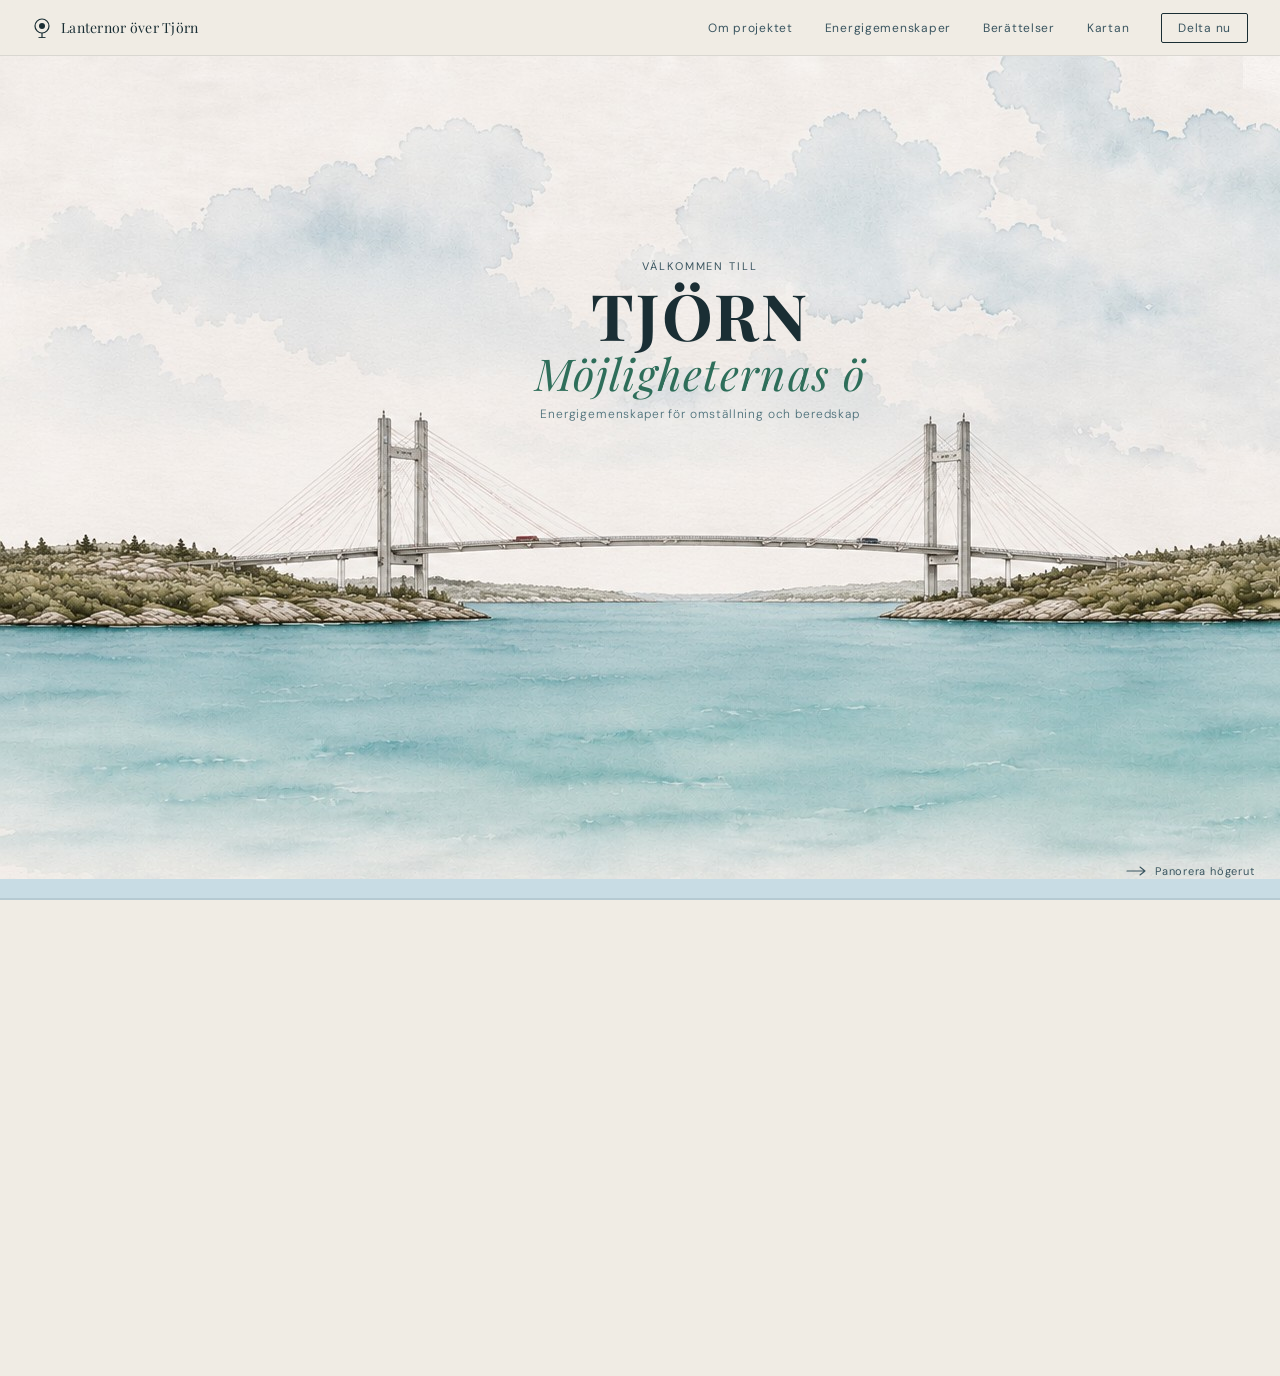
<file: index.html>
<!DOCTYPE html>
<html lang="sv">
<head>
  <meta charset="UTF-8">
  <meta name="viewport" content="width=device-width, initial-scale=1.0">
  <title>Lanternor över Tjörn</title>
  <link rel="preconnect" href="https://fonts.googleapis.com">
  <link rel="preconnect" href="https://fonts.gstatic.com" crossorigin>
  <link href="https://fonts.googleapis.com/css2?family=Playfair+Display:ital,wght@0,400;0,700;1,400&family=DM+Sans:wght@300;400;500&display=swap" rel="stylesheet">
  <style>
    *, *::before, *::after { box-sizing: border-box; margin: 0; padding: 0; }

    :root {
      --ink:   #1a2e34;
      --teal:  #2e6e5a;
      --mist:  #f0ece4;
      --sea:   #c8dce4;
      --NAV_H: 56px;

      /* Panorama dimensions — matches tiles */
      --TILE_W: 2000;
      --TILE_H: 823;
      --N_TILES: 6;

    }

    html, body { height: 100%; overflow-x: hidden; }
    body { background: var(--mist); font-family: 'DM Sans', sans-serif; color: var(--ink); }

    /* ── NAV ─────────────────────────────────────────────────── */
    #nav {
      position: fixed; top: 0; left: 0; right: 0; z-index: 200;
      height: var(--NAV_H);
      display: flex; align-items: center; justify-content: space-between;
      padding: 0 2rem;
      background: rgba(240,236,228,0.94);
      backdrop-filter: blur(8px);
      border-bottom: 1px solid rgba(26,46,52,0.1);
    }
    .logo { display: flex; align-items: center; gap: 9px; text-decoration: none; }
    .logo-text { font-family: 'Playfair Display', serif; font-size: 14px; color: var(--ink); letter-spacing: 0.02em; }
    .nav-links { display: flex; gap: 2rem; align-items: center; }
    .nav-links a { font-size: 12px; color: #3a5560; text-decoration: none; letter-spacing: 0.06em; transition: color .15s; }
    .nav-links a:hover { color: var(--ink); }
    .nav-cta {
      font-size: 12px; color: var(--ink);
      border: 1px solid var(--ink); padding: 6px 16px; border-radius: 2px;
      text-decoration: none; letter-spacing: 0.05em; transition: background .15s;
    }
    .nav-cta:hover { background: rgba(26,46,52,0.07); }
    .nav-hamburger { display: none; background: none; border: none; cursor: pointer; padding: 4px; }

    /* ── PANORAMA STAGE ──────────────────────────────────────── */
    #stage {
      position: relative;
      width: 100%;
      height: calc(100vh - var(--NAV_H));
      margin-top: var(--NAV_H);
      cursor: grab;
      user-select: none;
      background: var(--sea);
      touch-action: pan-y; /* allow vertical page scroll on touch, we handle horizontal */
    }
    #stage:focus { outline: 2px solid var(--teal); outline-offset: -2px; }
    #stage.is-dragging { cursor: grabbing; }

    /* The inner track — all three layers share this coordinate space */
    #track {
      position: absolute; top: 0; left: 0; height: 100%;
      will-change: transform;
      /* width set by JS = TILE_W * N_TILES */
    }

    /* ── LAYER 1: image tiles ────────────────────────────────── */
    #layer-tiles {
      position: absolute; top: 0; left: 0; height: 100%;
      display: flex;
    }
    .tile {
      flex-shrink: 0;
      height: 100%;
      width: 2000px; /* overridden per-tile by JS if needed */
      background: var(--sea) center/cover no-repeat;
      position: relative;
    }
    /* shimmer while loading */
    .tile.loading { background-color: var(--sea); }
    .tile.loading::after {
      content: ''; position: absolute; inset: 0;
      background: linear-gradient(90deg, transparent 0%, rgba(255,255,255,0.22) 50%, transparent 100%);
      background-size: 200% 100%;
      animation: shimmer 1.5s infinite;
    }
    @keyframes shimmer { to { background-position: -200% 0; } }

    /* ── LAYER 2: text overlays ──────────────────────────────── */
    #layer-text {
      position: absolute; top: 0; left: 0; height: 100%;
      pointer-events: none;
    }

    .txt {
      position: absolute;
      transform: translateX(-50%) translateY(14px);
      text-align: center;
      opacity: 0;
      transition: opacity 0.8s ease, transform 0.8s ease;
      pointer-events: none;
    }
    .txt.visible {
      opacity: 1;
      transform: translateX(-50%) translateY(0);
    }

    /* Main hero title */
    .txt-hero {
      line-height: 1.05;
      color: var(--ink);
    }
    .txt-hero .overline {
      display: block;
      font-size: 11px;
      letter-spacing: 0.18em;
      color: #3a5560;
      text-transform: uppercase;
      margin-bottom: 0.5rem;
      font-family: 'DM Sans', sans-serif;
      font-weight: 400;
    }
    .txt-hero .main {
      display: block;
      font-family: 'Playfair Display', serif;
      font-size: clamp(32px, 5vw, 64px);
      font-weight: 700;
      letter-spacing: 0.04em;
      color: var(--ink);
    }
    .txt-hero .sub {
      display: block;
      font-family: 'Playfair Display', serif;
      font-size: clamp(22px, 3.5vw, 44px);
      font-weight: 400;
      font-style: italic;
      letter-spacing: 0.03em;
      color: var(--teal);
      margin-top: 0.15rem;
    }
    .txt-hero .caption {
      display: block;
      font-size: 12px;
      color: #4a6e78;
      font-weight: 300;
      letter-spacing: 0.07em;
      margin-top: 0.7rem;
    }

    /* Secondary text block style */
    .txt-section {
      font-family: 'Playfair Display', serif;
      font-size: clamp(20px, 3vw, 36px);
      font-weight: 400;
      color: var(--ink);
      line-height: 1.2;
      text-shadow: 0 1px 16px rgba(240,236,228,0.8);
    }
    .txt-section em { font-style: italic; color: var(--teal); }

    .txt-section-large {
      font-family: 'Playfair Display', serif;
      font-size: clamp(60px, 3vw, 36px);
      font-weight: 800;
      color: var(--ink);
      line-height: 1.2;
      text-shadow: 0 3px 16px rgba(240,236,228,0.8);
    }

    /* ── LAYER 3: lanternor ──────────────────────────────────── */
    #layer-lanternor {
      position: absolute; top: 0; left: 0; height: 100%;
      pointer-events: none;
    }
    #pins-svg {
      position: absolute; top: 0; left: 0; width: 100%; height: 100%;
      overflow: visible;
    }

    .pin { pointer-events: all; cursor: pointer; }
    .pin .ring {
      opacity: 0;
      transition: opacity 0.2s, r 0.2s;
    }
    .pin:hover .ring { opacity: 1; }
    .pin .stem { transition: stroke-dashoffset 0.4s ease; }

    /* ── TOOLTIP ─────────────────────────────────────────────── */
    #tooltip {
      position: absolute; z-index: 100;
      pointer-events: none;
      opacity: 0; transition: opacity 0.18s ease;
    }
    #tooltip.show { opacity: 1; }
    .tt {
      background: var(--mist);
      border: 1px solid var(--ink);
      padding: 14px 18px;
      border-radius: 2px;
      min-width: 200px; max-width: 240px;
    }
    .tt-num  { font-size: 10px; letter-spacing: 0.12em; color: var(--teal); text-transform: uppercase; margin-bottom: 3px; }
    .tt-name { font-family: 'Playfair Display', serif; font-size: 17px; color: var(--ink); margin-bottom: 5px; line-height: 1.2; }
    .tt-desc { font-size: 12px; line-height: 1.65; color: #3a5560; font-weight: 300; }
    .tt-pills { display: flex; flex-wrap: wrap; gap: 4px; margin-top: 8px; }
    .tt-pill  { font-size: 10px; color: #1a3830; background: #b8d9ce; padding: 2px 8px; border-radius: 1px; letter-spacing: 0.03em; }

    /* ── SCROLL HINT ─────────────────────────────────────────── */
    #hint {
      position: absolute; bottom: 1.4rem; right: 1.6rem;
      display: flex; align-items: center; gap: 7px;
      font-size: 11px; letter-spacing: 0.07em; color: #3a5560;
      pointer-events: none;
      transition: opacity 0.6s;
    }
    #hint.hidden { opacity: 0; }

    /* progress bar */
    #progress-bar {
      position: absolute; bottom: 0; left: 0; right: 0;
      height: 2px; background: rgba(26,46,52,0.1);
    }
    #progress-fill {
      height: 100%; width: 0%;
      background: var(--teal);
      transition: width 0.1s linear;
    }

    /* ── BELOW SECTION ───────────────────────────────────────── */
    #below {
      max-width: 920px; margin: 0 auto;
      padding: 4rem 2rem 3rem;
      display: grid; grid-template-columns: repeat(3, 1fr); gap: 2.5rem;
    }
    .card { border-top: 1px solid rgba(26,46,52,0.2); padding-top: 1.2rem; }
    .card-num   { font-size: 11px; letter-spacing: 0.1em; color: var(--teal); margin-bottom: 0.5rem; }
    .card-title { font-family: 'Playfair Display', serif; font-size: 20px; margin-bottom: 0.6rem; }
    .card-body  { font-size: 13px; line-height: 1.75; color: #3a5560; font-weight: 300; }

    /* ── CTA STRIP ───────────────────────────────────────────── */
    #cta-strip {
      border-top: 1px solid rgba(26,46,52,0.12);
      padding: 3rem 2rem;
      display: flex; gap: 1.5rem; justify-content: center; flex-wrap: wrap;
    }
    .cta-btn {
      display: inline-block; padding: 13px 28px;
      font-size: 13px; letter-spacing: 0.05em;
      border-radius: 2px; text-decoration: none; transition: background .15s;
    }
    .cta-primary   { background: var(--ink); color: var(--mist); }
    .cta-primary:hover { background: #2a4550; }
    .cta-secondary { border: 1px solid var(--ink); color: var(--ink); }
    .cta-secondary:hover { background: rgba(26,46,52,0.06); }

    /* ── FOOTER ──────────────────────────────────────────────── */
    footer {
      background: var(--ink); color: rgba(240,236,228,0.55);
      padding: 1.2rem 2rem;
      font-size: 11px; letter-spacing: 0.05em;
      display: flex; justify-content: space-between; align-items: center; flex-wrap: wrap; gap: 0.5rem;
    }
    footer a { color: #7ecbb8; text-decoration: none; }

    /* ── MOBILE ──────────────────────────────────────────────── */
    @media (max-width: 640px) {
      .nav-links { display: none; }
      .nav-hamburger { display: block; }
#below { grid-template-columns: 1fr; gap: 1.8rem; padding: 2.5rem 1.2rem; }
    }
  </style>
</head>
<body>

<!-- ══ NAV ════════════════════════════════════════════════════════ -->
<nav id="nav" aria-label="Huvudnavigation">
  <a class="logo" href="/">
    <svg width="20" height="22" viewBox="0 0 20 22" fill="none" aria-hidden="true">
      <circle cx="10" cy="9" r="7" stroke="#1a2e34" stroke-width="1.2"/>
      <circle cx="10" cy="9" r="3" fill="#1a2e34"/>
      <line x1="10" y1="16" x2="10" y2="21" stroke="#1a2e34" stroke-width="1.2"/>
      <line x1="6.5" y1="20.5" x2="13.5" y2="20.5" stroke="#1a2e34" stroke-width="0.9"/>
    </svg>
    <span class="logo-text">Lanternor över Tjörn</span>
  </a>
  <div class="nav-links">
    <a href="bakgrund.html">Om projektet</a>
    <a href="energigemenskaper.html">Energigemenskaper</a>
    <a href="berattelser.html">Berättelser</a>
    <a href="karta.html">Kartan</a>
    <a class="nav-cta" href="delta.html">Delta nu</a>
  </div>
  <button class="nav-hamburger" aria-label="Öppna meny" onclick="document.querySelector('.nav-links').style.display='flex'; this.style.display='none'">
    <svg width="20" height="14" viewBox="0 0 20 14" fill="none">
      <line x1="0" y1="1" x2="20" y2="1" stroke="#1a2e34" stroke-width="1.5"/>
      <line x1="0" y1="7" x2="20" y2="7" stroke="#1a2e34" stroke-width="1.5"/>
      <line x1="0" y1="13" x2="20" y2="13" stroke="#1a2e34" stroke-width="1.5"/>
    </svg>
  </button>
</nav>

<!-- ══ PANORAMA STAGE ══════════════════════════════════════════════ -->
<div id="stage" tabindex="0" role="img" aria-label="Panoramabild av Tjörns kustlinje — panorera högerut för att utforska ön">

  <div id="track">

    <!-- LAYER 1: tiles (filled by JS) -->
    <div id="layer-tiles"></div>

    <!-- LAYER 2: text overlays
         data-x  = left edge position in full panorama px
         data-y  = top position in panorama px (at native 823px height)
         data-trigger = panorama px offset at which block fades in
         data-hide    = panorama px offset at which block fades out (optional)
    -->
    <div id="layer-text">

      <!-- Hero: appears right at the start, centered over Tjörnbron (del1, ~x=1000) -->
      <div class="txt txt-hero"
           data-x="700"
           data-y="200"
           data-trigger="0"
           data-hide="2400">
        <span class="overline">Välkommen till</span>
        <span class="main">TJÖRN</span>
        <span class="sub">Möjligheternas ö</span>
        <span class="caption">Energigemenskaper för omställning och beredskap</span>
      </div>


  <!-- Appears soon after bridge (byn vid kusten, x≈4000–6000) -->
      <div class="txt txt-section"
           data-x="2500"
           data-y="260"
           data-trigger="3200"
           data-hide="6800">
        Energiförsörjningen är en <br><em>gemensam angelägenhet</em>
      </div>

  <div class="txt txt-section"
           data-x="3000"
           data-y="290"
           data-trigger="3200"
           data-hide="6800">
        Som handlar om både <br><em>ekonomi <br>hållbarhet <br>och beredskap</em>
      </div>

   <div class="txt txt-section"
           data-x="4000"
           data-y="200"
           data-trigger="3200"
           data-hide="6800">
        Vi kan lösa den <br><em>tillsammans</em>
      </div>

   <div class="txt txt-section"
           data-x="4500"
           data-y="360"
           data-trigger="3200"
           data-hide="6800">
        Samtidigt som vi bygger <br><em>ett utspritt konstverk</em>
      </div>

   <div class="txt txt-section"
           data-x="5400"
           data-y="220"
           data-trigger="3200"
           data-hide="6800">
        Det är detta vi kallar
      </div>

   <div class="txt txt-section-large"
           data-x="5400"
           data-y="320"
           data-trigger="3200"
           data-hide="6800">
        <em>LANTERNOR ÖVER TJÖRN</em>
      </div>


      <!-- Appears over del5 (jordbruk, x≈8000–10000) -->
      <div class="txt txt-section"
           data-x="6500"
           data-y="90"
           data-trigger="7200"
           data-hide="10800">
        Följ med på en tur runt vår ö<br><em>så berättar vi mer om idén</em>
      </div>

      <!-- Appears over del6 (Skärhamn, x≈10000–12000) -->
      <div class="txt txt-section"
           data-x="11000"
           data-y="80"
           data-trigger="9400"
           data-hide="12200">
        En lanterna<br><em>nära dig</em>
      </div>

    </div>

    <!-- LAYER 3: lanternor
         Position these once you know where they fit in the illustration.
         data-x / data-y use full-panorama pixel coordinates.
         Tip: open the stitched panorama in Photoshop/Figma, note pixel x-position
         of the landmark, then set data-x to that value and data-y to ~550–650
         (just above the waterline).
    -->
    <div id="layer-lanternor">
      <svg id="pins-svg" xmlns="http://www.w3.org/2000/svg" aria-hidden="true">

        <!-- Lanterna Säby — placeholder x: roughly middle of del2 (skärgård) -->
        <g class="pin"
           data-x="3200" data-y="560"
           data-num="Lanterna 01"
           data-name="Lanterna Säby"
           data-desc="Den första lanternan. Solceller, skulptur och laddstation, byggd av deltagarna i Vi bygger tillsammans VT 2025."
           data-pills="Laddstation,Skulptur,Solceller,Säby">
          <line class="stem" x1="0" y1="0" x2="0" y2="-42" stroke="#1a2e34" stroke-width="1.2"/>
          <circle class="ring" cx="0" cy="-42" r="18" fill="rgba(46,110,90,0.15)" stroke="#2e6e5a" stroke-width="0.8"/>
          <!-- icon: circle (energihubb) -->
          <circle cx="0" cy="-42" r="10" fill="#f0ece4" stroke="#1a2e34" stroke-width="1.2"/>
          <circle cx="0" cy="-42" r="3.5" fill="#1a2e34"/>
        </g>

        <!-- Lanterna Egnahem — del3 area -->
        <g class="pin"
           data-x="5400" data-y="540"
           data-num="Lanterna 02"
           data-name="Lanterna Egnahem"
           data-desc="Energitrygghetspunkt i Svanvik. Solceller, batterilagring och mötesplats för gemensam beredskap och vardag."
           data-pills="Energitrygghet,Batterilagring,Svanvik">
          <line class="stem" x1="0" y1="0" x2="0" y2="-42" stroke="#1a2e34" stroke-width="1.2"/>
          <circle class="ring" cx="0" cy="-42" r="18" fill="rgba(46,110,90,0.15)" stroke="#2e6e5a" stroke-width="0.8"/>
          <!-- icon: square (mötesplats) -->
          <rect x="-10" y="-54" width="20" height="20" rx="2" fill="#f0ece4" stroke="#1a2e34" stroke-width="1.2"/>
          <rect x="-4"  y="-48" width="8"  height="8"  rx="1" fill="#1a2e34"/>
        </g>

        <!-- Skärhamns lanterna — del6 (Skärhamn) -->
        <g class="pin"
           data-x="10800" data-y="520"
           data-num="Lanterna 03"
           data-name="Skärhamns lanterna"
           data-desc="Skulptur, servicepunkt och turistinfo i Skärhamns centrum. Bro mellan lokalbefolkning och besökare."
           data-pills="Servicepunkt,Kultur,Skärhamn">
          <line class="stem" x1="0" y1="0" x2="0" y2="-42" stroke="#1a2e34" stroke-width="1.2"/>
          <circle class="ring" cx="0" cy="-42" r="18" fill="rgba(46,110,90,0.15)" stroke="#2e6e5a" stroke-width="0.8"/>
          <!-- icon: triangle (skulptur) -->
          <polygon points="0,-58 11,-40 -11,-40" fill="#f0ece4" stroke="#1a2e34" stroke-width="1.2"/>
          <circle cx="0" cy="-48" r="3" fill="#1a2e34"/>
        </g>

        <!-- Rönnängs lanterna — between del4 and del5 -->
        <g class="pin"
           data-x="7800" data-y="555"
           data-num="Lanterna 04"
           data-name="Rönnängs lanterna"
           data-desc="En rastplats vid havet. Vandrare, cyklister och grannar möts under solpaneler. Gemensam laddning och vila."
           data-pills="Rastplats,Laddning,Rönnäng">
          <line class="stem" x1="0" y1="0" x2="0" y2="-42" stroke="#1a2e34" stroke-width="1.2"/>
          <circle class="ring" cx="0" cy="-42" r="18" fill="rgba(46,110,90,0.15)" stroke="#2e6e5a" stroke-width="0.8"/>
          <!-- icon: lantern arch (rastplats) -->
          <path d="M-9,-54 L-9,-38 L9,-38 L9,-54 Q0,-63 -9,-54Z" fill="#f0ece4" stroke="#1a2e34" stroke-width="1.2"/>
          <circle cx="0" cy="-47" r="3" fill="#1a2e34"/>
        </g>

      </svg>
    </div>

  </div><!-- /track -->

  <!-- Tooltip (outside track — stays in screen coords) -->
  <div id="tooltip">
    <div class="tt">
      <div class="tt-num"  id="tt-num"></div>
      <div class="tt-name" id="tt-name"></div>
      <div class="tt-desc" id="tt-desc"></div>
      <div class="tt-pills" id="tt-pills"></div>
    </div>
  </div>

  <!-- Scroll hint -->
  <div id="hint" aria-hidden="true">
    <svg width="22" height="10" viewBox="0 0 22 10" fill="none">
      <path d="M1 5 L19 5 M14 1 L19 5 L14 9" stroke="#3a5560" stroke-width="1.1" stroke-linecap="round" stroke-linejoin="round"/>
    </svg>
    Panorera högerut
  </div>

  <!-- Progress bar -->
  <div id="progress-bar" aria-hidden="true">
    <div id="progress-fill"></div>
  </div>

</div><!-- /stage -->

<!-- ══ BELOW ════════════════════════════════════════════════════════ -->
<section id="below" aria-label="Projektets tre dimensioner">
  <div class="card">
    <div class="card-num">01 — Konst</div>
    <h2 class="card-title">Skulpturer i landskapet</h2>
    <p class="card-body">Varje lanterna är ett unikt konstverk av Johan Bloom — en skulptur som berikar Tjörns landskap och samlar människor kring sig.</p>
  </div>
  <div class="card">
    <div class="card-num">02 — Energi</div>
    <h2 class="card-title">Lokal energitrygghet</h2>
    <p class="card-body">Solceller och batterier ger beredskap oavsett om strömmen går. Laddning för cyklar, fordon och enheter — alltid tillgänglig.</p>
  </div>
  <div class="card">
    <div class="card-num">03 — Gemenskap</div>
    <h2 class="card-title">Tillsammansbyggt</h2>
    <p class="card-body">En lokal förening äger sin lanterna. Ni bestämmer inriktningen — rastplats, odling, kultur eller laddpunkt. Vi hjälper er dit.</p>
  </div>
</section>

<div id="cta-strip">
  <a class="cta-btn cta-primary"  href="karta.html">Hitta en lanterna på kartan</a>
  <a class="cta-btn cta-secondary" href="delta.html">Starta en ny lanterna</a>
</div>

<footer>
  <span>Lanternor över Tjörn &nbsp;·&nbsp; Egnahemsfabriken Tjörn &nbsp;·&nbsp; Finansierat av Energimyndigheten</span>
  <a href="mailto:erik@egnahemsfabriken.se">erik@egnahemsfabriken.se</a>
</footer>

<!-- ══ SCRIPT ═══════════════════════════════════════════════════════ -->
<script>
/* ─────────────────────────────────────────────────────────────────
   CONFIG — uppdatera när du lägger till fler tiles
   ───────────────────────────────────────────────────────────────── */
const CFG = {
  tileW:     2000,          // px bredd per tile (alla dina är 2000)
  tileH:     823,           // px höjd per tile
  nTiles:    6,             // antal tiles just nu
  tilePath:  i => `images/tile0${i}.jpg`, // tile01.jpg … tile06.jpg
  lazyMargin: 1200,         // hur många px i förväg en tile laddas
};

const TOTAL_W = CFG.tileW * CFG.nTiles; // 12 000 px

/* ─── BUILD TILE ELEMENTS ──────────────────────────────────────── */
const layerTiles = document.getElementById('layer-tiles');
const tileEls = [];

for (let i = 1; i <= CFG.nTiles; i++) {
  const d = document.createElement('div');
  d.className = 'tile loading';
  d.style.width  = CFG.tileW + 'px';
  d.style.height = CFG.tileH + 'px';
  d.dataset.i      = i;
  d.dataset.loaded = 'false';
  layerTiles.appendChild(d);
  tileEls.push(d);
}

function loadTile(el) {
  if (el.dataset.loaded !== 'false') return;
  el.dataset.loaded = 'pending';
  const i   = parseInt(el.dataset.i);
  const img = new Image();
  img.onload = () => {
    el.style.backgroundImage = `url(${CFG.tilePath(i)})`;
    el.classList.remove('loading');
    el.dataset.loaded = 'done';
  };
  img.onerror = () => { el.dataset.loaded = 'error'; };
  img.src = CFG.tilePath(i);
}

function lazyCheck(offset) {
  const vw = stage.offsetWidth;
  tileEls.forEach((el, idx) => {
    const left  = idx * CFG.tileW;
    const right = left + CFG.tileW;
    if (right  > offset - CFG.lazyMargin &&
        left   < offset + vw + CFG.lazyMargin) {
      loadTile(el);
    }
  });
}

/* ─── LAYER WIDTHS ─────────────────────────────────────────────── */
const track         = document.getElementById('track');
const layerText     = document.getElementById('layer-text');
const layerLanternor = document.getElementById('layer-lanternor');
track.style.width        = TOTAL_W + 'px';
layerText.style.width    = TOTAL_W + 'px';
layerLanternor.style.width = TOTAL_W + 'px';

/* ─── TEXT BLOCKS ──────────────────────────────────────────────── */
const txtBlocks = Array.from(document.querySelectorAll('.txt'));

txtBlocks.forEach(el => {
  // Scale y coordinate from native 823px height to current stage height
  const nativeX = parseFloat(el.dataset.x) || 0;
  const nativeY = parseFloat(el.dataset.y) || 0;
  el.style.left = nativeX + 'px';
  // y will be set dynamically on resize too
  el._nativeY = nativeY;
  el._trigger = parseFloat(el.dataset.trigger) || 0;
  el._hide    = parseFloat(el.dataset.hide)    || Infinity;
});

function scaleY(nativeY) {
  return nativeY * (stage.offsetHeight / CFG.tileH);
}

function positionTextBlocks() {
  txtBlocks.forEach(el => {
    el.style.top = scaleY(el._nativeY) + 'px';
  });
}

function updateText(offset) {
  const vw = stage.offsetWidth;
  txtBlocks.forEach(el => {
    const visible = offset + vw > el._trigger && offset < el._hide;
    el.classList.toggle('visible', visible);
  });
}

/* ─── PIN LAYER ────────────────────────────────────────────────── */
const pinsSvg = document.getElementById('pins-svg');
const pins    = Array.from(document.querySelectorAll('.pin'));

function scalePins() {
  // The SVG covers the full TOTAL_W × stage height.
  // Pins use native panorama x and native-height y.
  // We scale y to match stage height.
  const sh = stage.offsetHeight;
  const yScale = sh / CFG.tileH;
  pins.forEach(p => {
    const px = parseFloat(p.dataset.x);
    const py = parseFloat(p.dataset.y) * yScale;
    p.setAttribute('transform', `translate(${px}, ${py})`);
  });
  // SVG viewBox matches actual dimensions
  pinsSvg.setAttribute('viewBox', `0 0 ${TOTAL_W} ${stage.offsetHeight}`);
}

/* ─── TOOLTIP ──────────────────────────────────────────────────── */
const stage   = document.getElementById('stage');
const tooltip = document.getElementById('tooltip');

function showTT(pin, offset) {
  document.getElementById('tt-num').textContent  = pin.dataset.num  || '';
  document.getElementById('tt-name').textContent = pin.dataset.name || '';
  document.getElementById('tt-desc').textContent = pin.dataset.desc || '';
  const pills = (pin.dataset.pills || '').split(',').filter(Boolean);
  document.getElementById('tt-pills').innerHTML =
    pills.map(p => `<span class="tt-pill">${p.trim()}</span>`).join('');

  const px  = parseFloat(pin.dataset.x);
  const pyN = parseFloat(pin.dataset.y);
  const py  = pyN * (stage.offsetHeight / CFG.tileH) - 42;
  const sx  = px - offset;
  const stW = stage.offsetWidth;
  const ttW = 248;
  const left = (sx + 18 + ttW > stW) ? sx - ttW - 18 : sx + 18;
  tooltip.style.left = Math.max(4, Math.min(stW - ttW - 4, left)) + 'px';
  tooltip.style.top  = Math.max(8, py - 70) + 'px';
  tooltip.classList.add('show');
}
function hideTT() { tooltip.classList.remove('show'); }

pins.forEach(p => {
  p.addEventListener('mouseenter', () => showTT(p, currentOffset));
  p.addEventListener('mouseleave', hideTT);
  p.addEventListener('click', () => {
    window.location.href = `karta.html`;
  });
  // touch tap
  p.addEventListener('touchend', e => {
    e.preventDefault();
    showTT(p, currentOffset);
    setTimeout(hideTT, 3000);
  });
});

/* ─── PROGRESS BAR ─────────────────────────────────────────────── */
const progressFill = document.getElementById('progress-fill');
function updateProgress(offset) {
  const pct = TOTAL_W > stage.offsetWidth
    ? (offset / (TOTAL_W - stage.offsetWidth)) * 100
    : 0;
  progressFill.style.width = pct + '%';
}

/* ─── PANNING med momentum/inertia ────────────────────────────── */
let currentOffset = 0;
let rafId         = null;
let dragging      = false;
let dragStartX    = 0;
let dragStartOff  = 0;

/* Momentum — spårar hastighet för att glida ut mjukt vid release */
let velocity      = 0;       // px/frame
let lastDragX     = 0;
let lastDragT     = 0;
const FRICTION    = 0.97;    // hur snabbt farten avtar (0.9=snabbt, 0.96=långsamt)
const MIN_VEL     = 0.05;     // hastighet under vilken vi stannar

const hint = document.getElementById('hint');

function maxOffset() { return Math.max(0, TOTAL_W - stage.offsetWidth); }

function applyOffset(o) {
  currentOffset = Math.max(0, Math.min(maxOffset(), o));
  track.style.transform = `translateX(${-currentOffset}px)`;
  lazyCheck(currentOffset);
  updateText(currentOffset);
  updateProgress(currentOffset);
  if (currentOffset > 100) hint.classList.add('hidden');
  if (tooltip.classList.contains('show')) {
    const active = pins.find(p => p.matches(':hover'));
    if (active) showTT(active, currentOffset);
  }
}

function momentumLoop() {
  velocity *= FRICTION;
  if (Math.abs(velocity) < MIN_VEL) {
    velocity = 0;
    rafId = null;
    return;
  }
  applyOffset(currentOffset + velocity);
  /* Studsa mot kanterna */
  if (currentOffset <= 0 || currentOffset >= maxOffset()) velocity = 0;
  rafId = requestAnimationFrame(momentumLoop);
}

function startMomentum() {
  if (rafId) cancelAnimationFrame(rafId);
  rafId = requestAnimationFrame(momentumLoop);
}

/* Wheel / trackpad — mjuk inertia via lerp mot rullande target */
let wheelTarget = 0;
function wheelLoop() {
  const dist = wheelTarget - currentOffset;
  if (Math.abs(dist) < 0.4) {
    applyOffset(wheelTarget);
    rafId = null;
    return;
  }
  applyOffset(currentOffset + dist * 0.04);
  rafId = requestAnimationFrame(wheelLoop);
}

stage.addEventListener('wheel', e => {
  e.preventDefault();
  wheelTarget = Math.max(0, Math.min(maxOffset(),
    (rafId ? wheelTarget : currentOffset) + e.deltaX + e.deltaY * 0.8));
  if (rafId) cancelAnimationFrame(rafId);
  rafId = requestAnimationFrame(wheelLoop);
}, { passive: false });

/* Mouse drag */
stage.addEventListener('mousedown', e => {
  dragging     = true;
  dragStartX   = e.clientX;
  dragStartOff = currentOffset;
  lastDragX    = e.clientX;
  lastDragT    = performance.now();
  velocity     = 0;
  if (rafId) { cancelAnimationFrame(rafId); rafId = null; }
  stage.classList.add('is-dragging');
});
window.addEventListener('mousemove', e => {
  if (!dragging) return;
  const now = performance.now();
  const dt  = Math.max(1, now - lastDragT);
  velocity  = (lastDragX - e.clientX) / dt * 16; /* px per frame @60fps */
  lastDragX = e.clientX;
  lastDragT = now;
  applyOffset(dragStartOff + (dragStartX - e.clientX));
});
window.addEventListener('mouseup', () => {
  if (!dragging) return;
  dragging = false;
  stage.classList.remove('is-dragging');
  startMomentum();
});

/* Touch */
let touchX = 0, touchOff = 0, lastTouchX = 0, lastTouchT = 0;
stage.addEventListener('touchstart', e => {
  touchX      = e.touches[0].clientX;
  touchOff    = currentOffset;
  lastTouchX  = touchX;
  lastTouchT  = performance.now();
  velocity    = 0;
  if (rafId) { cancelAnimationFrame(rafId); rafId = null; }
}, { passive: true });
stage.addEventListener('touchmove', e => {
  const now = performance.now();
  const cx  = e.touches[0].clientX;
  const dt  = Math.max(1, now - lastTouchT);
  velocity  = (lastTouchX - cx) / dt * 16;
  lastTouchX = cx;
  lastTouchT = now;
  applyOffset(touchOff + (touchX - cx));
}, { passive: true });
stage.addEventListener('touchend', () => {
  startMomentum();
});

/* Keyboard */
stage.addEventListener('keydown', e => {
  const step = 400;
  if (e.key === 'ArrowRight') { velocity = 8;  startMomentum(); }
  if (e.key === 'ArrowLeft')  { velocity = -8; startMomentum(); }
});

/* ─── RESIZE ───────────────────────────────────────────────────── */
function onResize() {
  positionTextBlocks();
  scalePins();
  applyOffset(currentOffset);
}
window.addEventListener('resize', onResize);

/* ─── INIT ─────────────────────────────────────────────────────── */
positionTextBlocks();
scalePins();
lazyCheck(0);
updateText(0);

// Hide hint after 6 s
setTimeout(() => hint.classList.add('hidden'), 6000);
</script>

</body>
</html>
</file>
